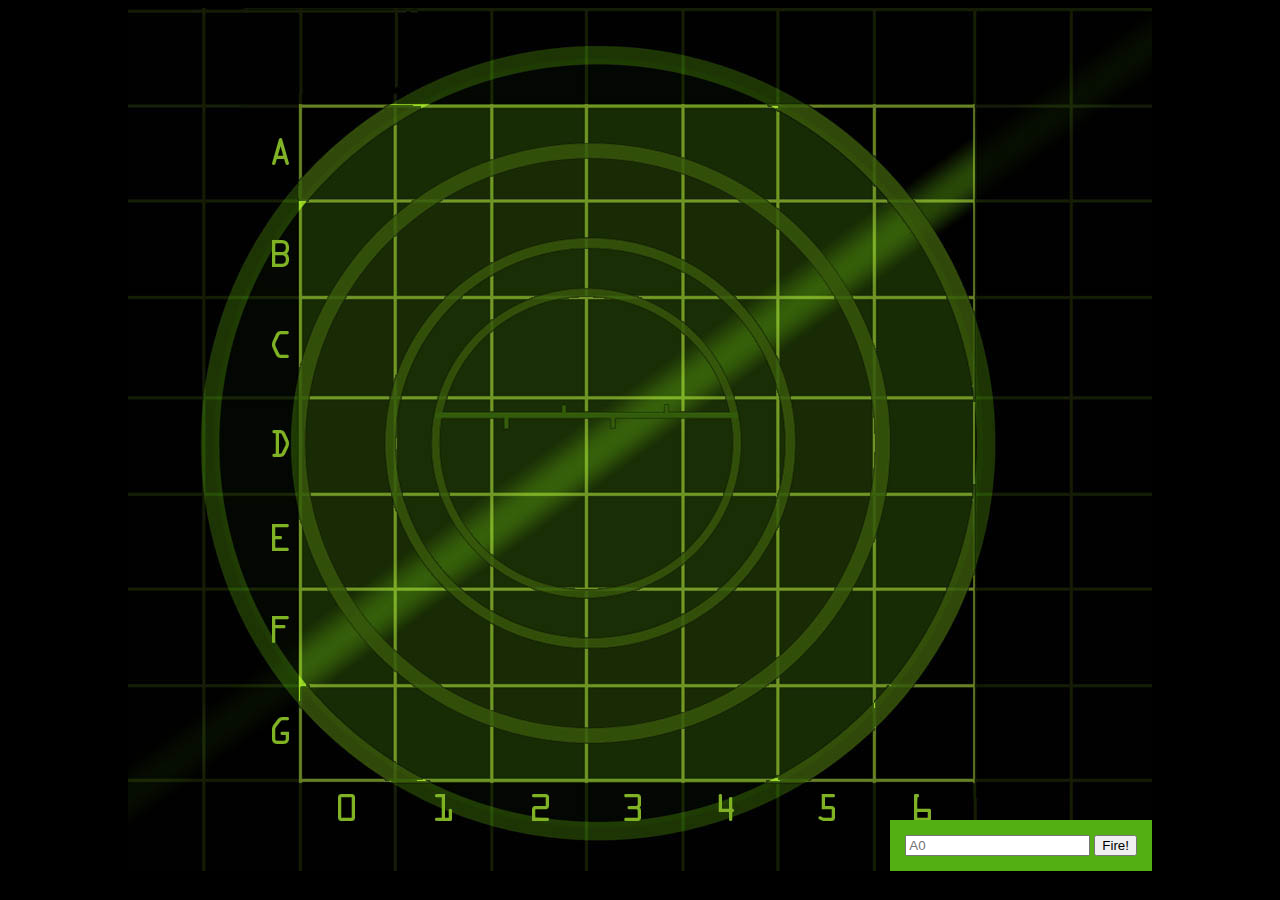
<file: battleship-game/index.html>
<!DOCTYPE html>
<html lang="en">
<head>
    <meta charset="UTF-8">
    <meta name="viewport" content="width=device-width, initial-scale=1.0">
    <meta http-equiv="X-UA-Compatible" content="ie=edge">
    <link rel="stylesheet" href="style/style.css">
    <title>Battleship</title>
</head>
<body>
    <div id="board">
        <id id="messageArea"></id>
        <table>
            <!-- A -->
            <tr>
                <td id="00"></td>
                <td id="01"></td>
                <td id="02"></td>
                <td id="03"></td>
                <td id="04"></td>
                <td id="05"></td>
                <td id="06"></td>
            </tr>
            <!-- B -->
            <tr>
                <td id="10"></td>
                <td id="11"></td>
                <td id="12"></td>
                <td id="13"></td>
                <td id="14"></td>
                <td id="15"></td>
                <td id="16"></td>
            </tr>
            <!-- C -->
            <tr>
                <td id="20"></td>
                <td id="21"></td>
                <td id="22"></td>
                <td id="23"></td>
                <td id="24"></td>
                <td id="25"></td>
                <td id="26"></td>
            </tr>
            <!-- D -->
            <tr>
                <td id="30"></td>
                <td id="31"></td>
                <td id="32"></td>
                <td id="33"></td>
                <td id="34"></td>
                <td id="35"></td>
                <td id="36"></td>
            </tr>
            <!-- E -->
            <tr>
                <td id="40"></td>
                <td id="41"></td>
                <td id="42"></td>
                <td id="43"></td>
                <td id="44"></td>
                <td id="45"></td>
                <td id="46"></td>
            </tr>
            <!-- F -->
            <tr>
                <td id="50"></td>
                <td id="51"></td>
                <td id="52"></td>
                <td id="53"></td>
                <td id="54"></td>
                <td id="55"></td>
                <td id="56"></td>
            </tr>
            <!-- G -->
            <tr>
                <td id="60"></td>
                <td id="61"></td>
                <td id="62"></td>
                <td id="63"></td>
                <td id="64"></td>
                <td id="65"></td>
                <td id="66"></td>
            </tr>
        </table>
        <form>
            <input type="text" id="guessInput" placeholder="A0">
            <input type="button" id="fireButton" value="Fire!">
        </form>
    </div>
    <script src="script/battleship.js"></script>
</body>
</html>
</file>
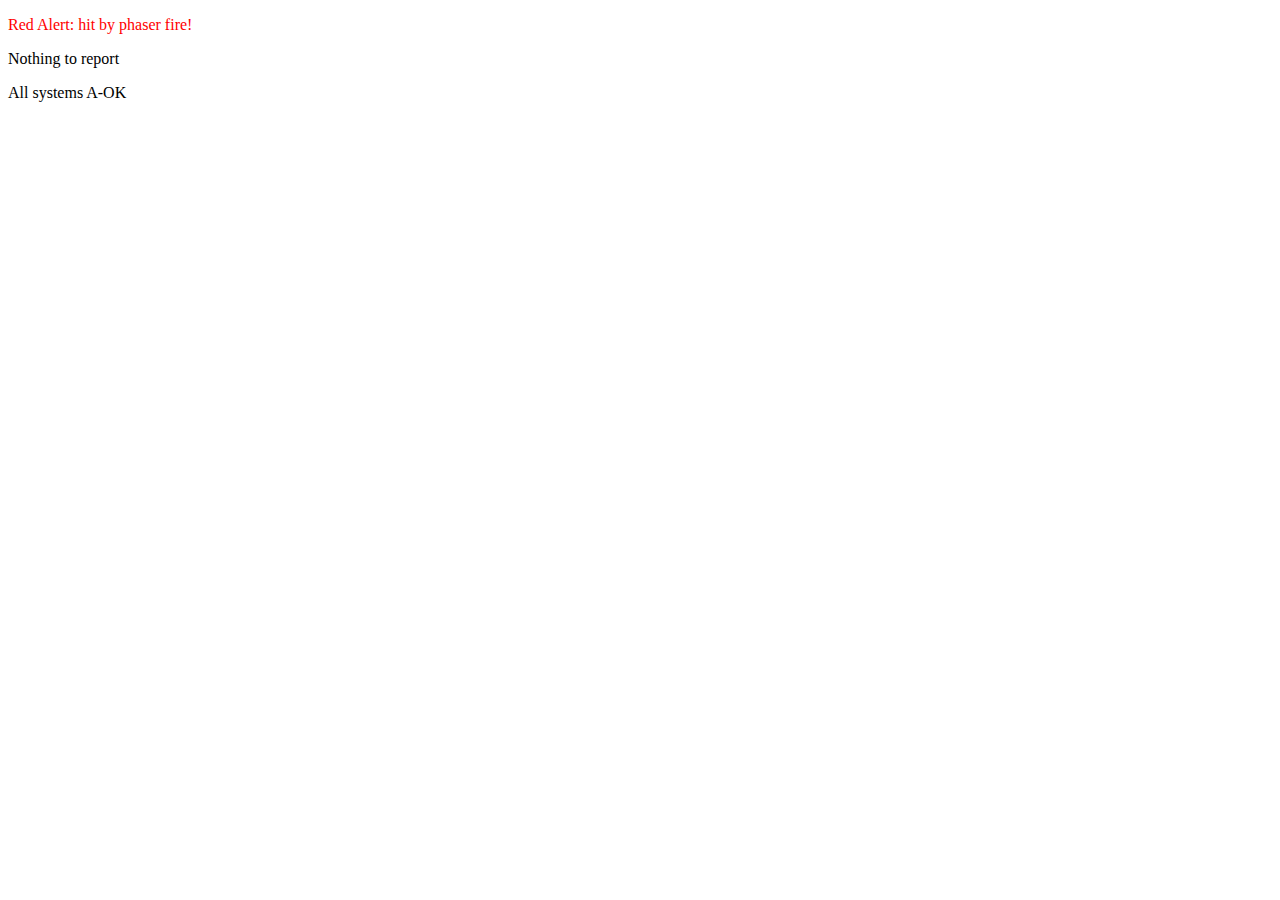
<file: synchronise-coding/index.html>
<!DOCTYPE html>
<html lang="en">
<head>
    <meta charset="UTF-8">
    <meta name="viewport" content="width=device-width, initial-scale=1.0">
    <meta http-equiv="X-UA-Compatible" content="ie=edge">
    <link rel="stylesheet" type="text/css" href="css/style.css">
    <title>Document</title>
<script>
function init() {
    var planet = document.getElementById("greenplanet");
    planet.innerHTML = "Red Alert: hit by phaser fire!";
    planet.setAttribute("class", "redtext");

    var scoop = document.getElementById("redplanet");
    var altText = scoop.getAttribute("alt");
    if (altText == null) {
        console.log("Oh, I guess there isn't an alt attribute");
    } else {
        console.log("I can't see the image in the console, but I am told it looks like " + altText);
    }
}

window.onload = init;
</script>

</head>
<body>
    <p id="greenplanet">All is well</p>
    <p id="redplanet" alt="test">Nothing to report</p>
    <p id="blueplanet">All systems A-OK</p>
</body>
</html>
</file>
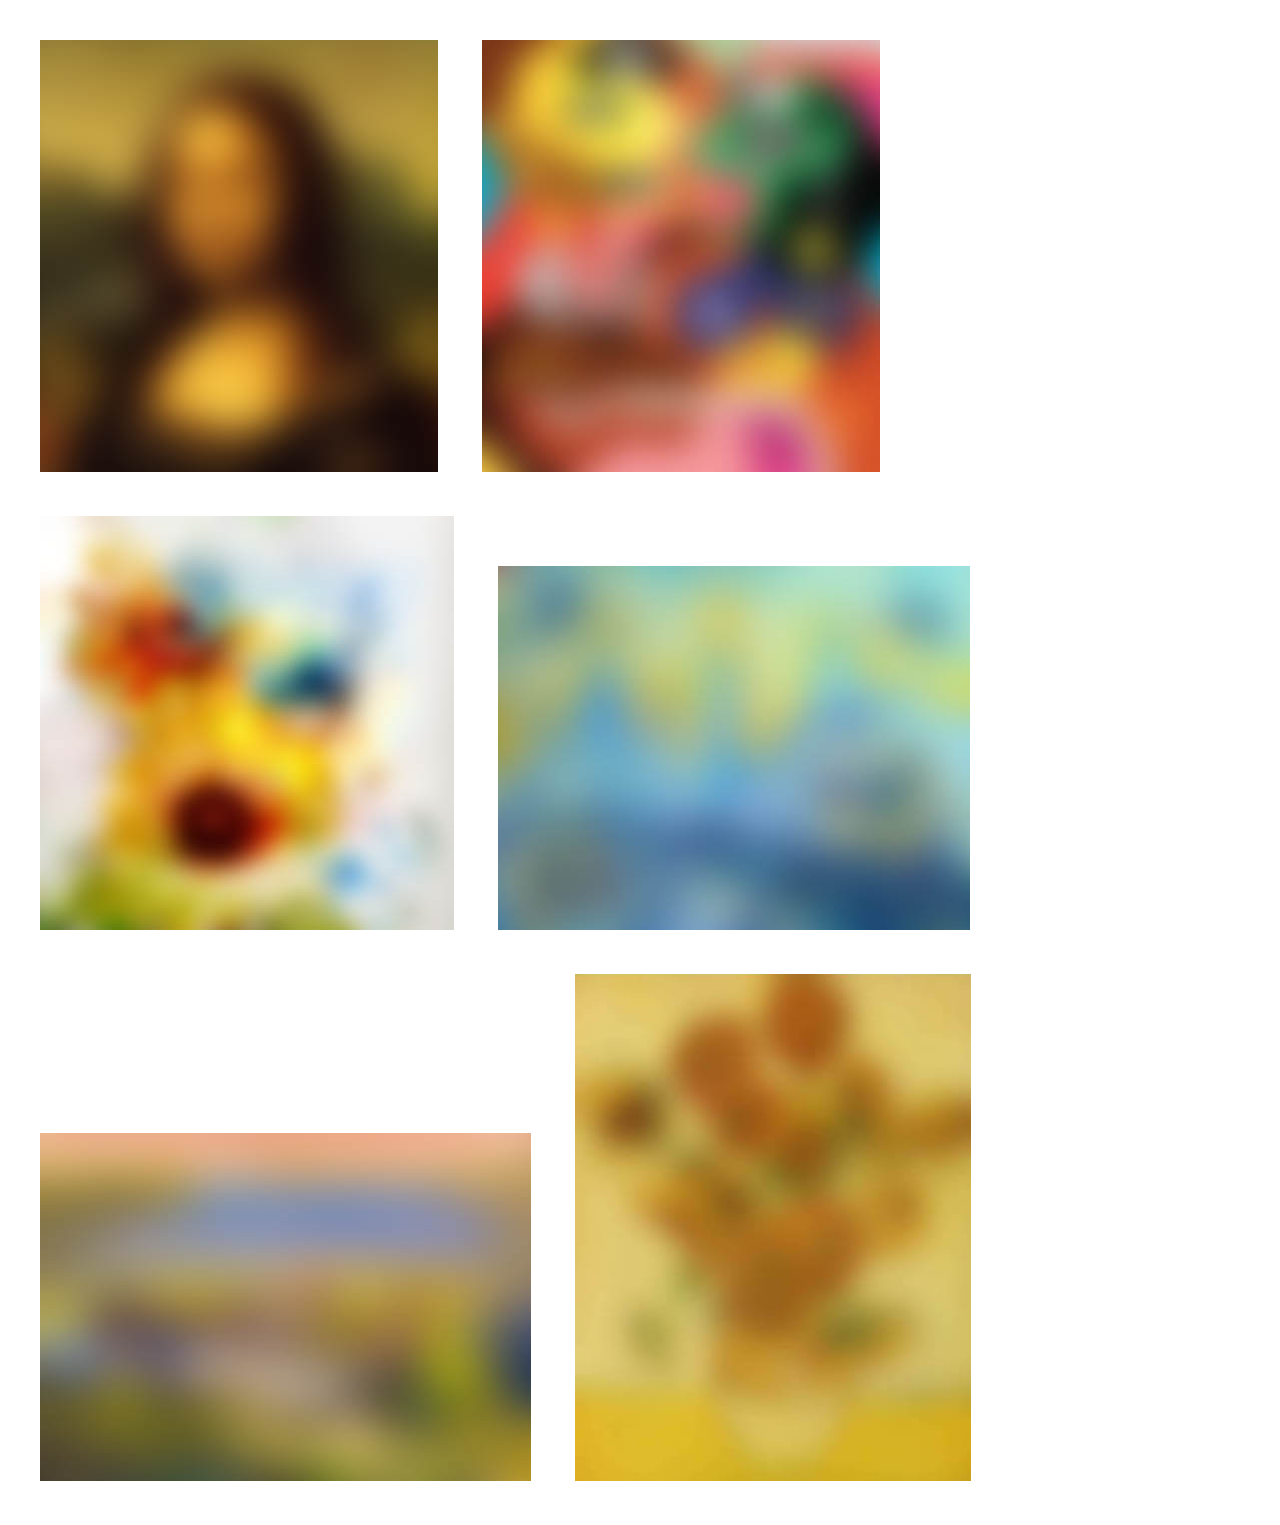
<file: asynchronise-coding/event-handlers/index.html>
<!DOCTYPE html>
<html lang="en">
<head>
    <meta charset="UTF-8">
    <meta name="viewport" content="width=device-width, initial-scale=1.0">
    <meta http-equiv="X-UA-Compatible" content="ie=edge">
    <title>Image Guess</title>
    <link rel="stylesheet" href="style/style.css">
</head>
<body>
    <img src="images/zeroblur.jpg" alt="Blurred Image of the Mona Lisa" id="zero">
    <img src="images/oneblur.jpg" alt="" id="one">
    <img src="images/twoblur.jpg" alt="" id="two">
    <img src="images/threeblur.jpg" alt="" id="three">
    <img src="images/fourblur.jpg" alt="" id="four">
    <img src="images/fiveblur.jpg" alt="" id="five">

    <script src="scripts/imageBlurGame.js"></script>
</body>
</html>
</file>
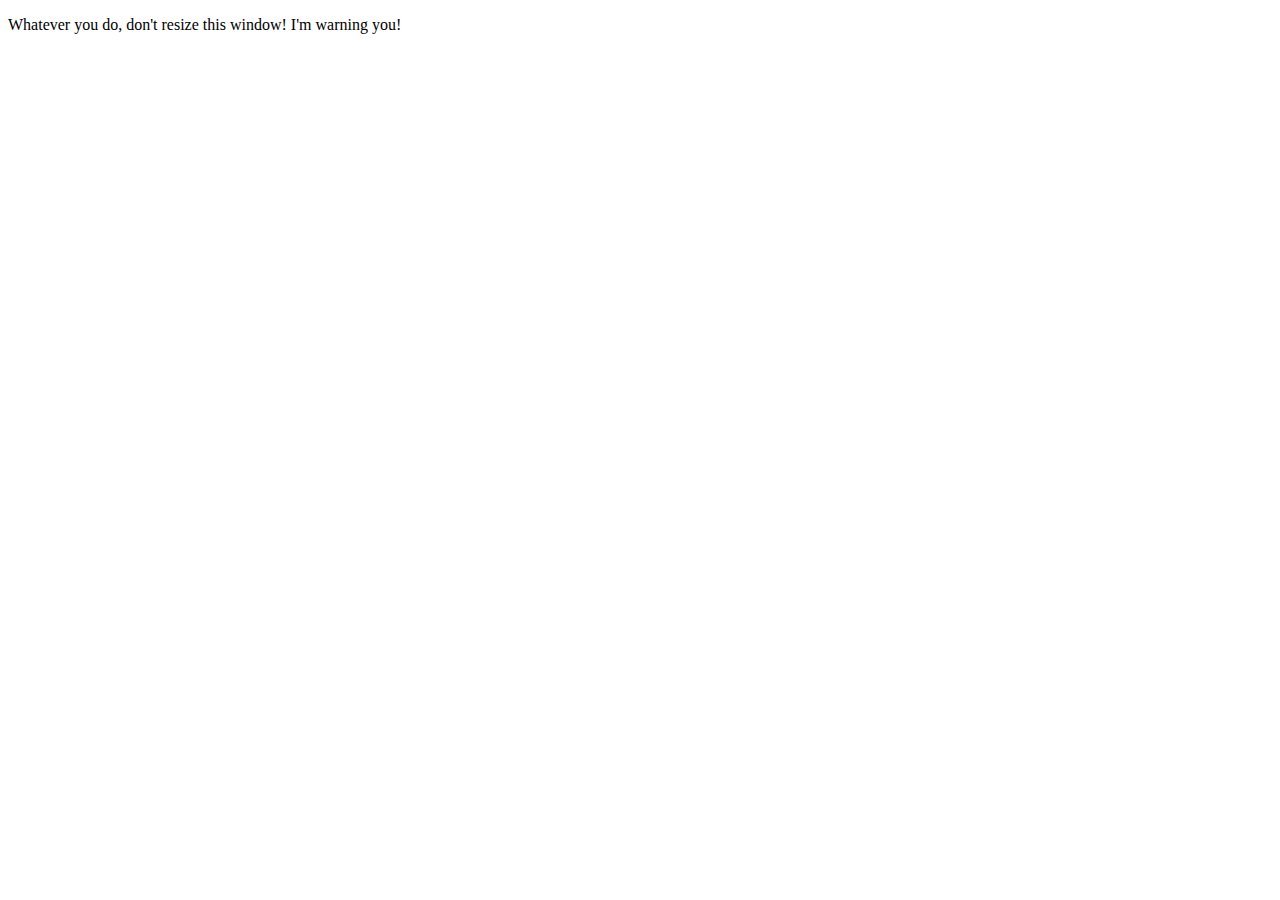
<file: asynchronise-coding/innerHTML/index.html>
<!DOCTYPE html>
<html lang="en">
<head>
    <meta charset="UTF-8">
    <meta name="viewport" content="width=device-width, initial-scale=1.0">
    <meta http-equiv="X-UA-Compatible" content="ie=edge">
    <title>Document</title>
</head>
<body>
    <p id="display">
        Whatever you do, don't resize this window! I'm warning you!
    </p>
    <script src="scripts/inner.js"></script>
</body>
</html>
</file>
<file: battleship-game/style/style.css>
body {
    background-color: #000;
}
div#board {
    position: relative;
    width: 1024px;
    height: 863px;
    margin: auto;
    background: url("../images/board.jpg");
}
#messageArea {
    position: absolute;
    top: 0px;
    left: 0px;
    color: rgb(83, 175, 19);
}
table {
    position: absolute;
    left: 173px;
    top: 98px;
    border-spacing: 0px;
}
td {
    width: 94px;
    height: 94px;
}
form {
    position: absolute;
    bottom: 0px;
    right: 0px;
    padding: 15px;
    background-color: rgb(83, 175, 19);
}
form-input {
    background-color: rgb(152, 207, 113);
    border-color: rgb(83, 175, 19);
    font-size: 1em;
}
.hit {
    background: url("../images/ship.png") no-repeat center center;
}
.miss {
    background: url("../images/miss.png") no-repeat center center;
}
</file>
<file: synchronise-coding/css/style.css>
.redtext {
    color: red;
}
</file>
<file: asynchronise-coding/event-handlers/style/style.css>
body {
    margin: 20px;
}
img {
    margin: 20px;
}
</file>
